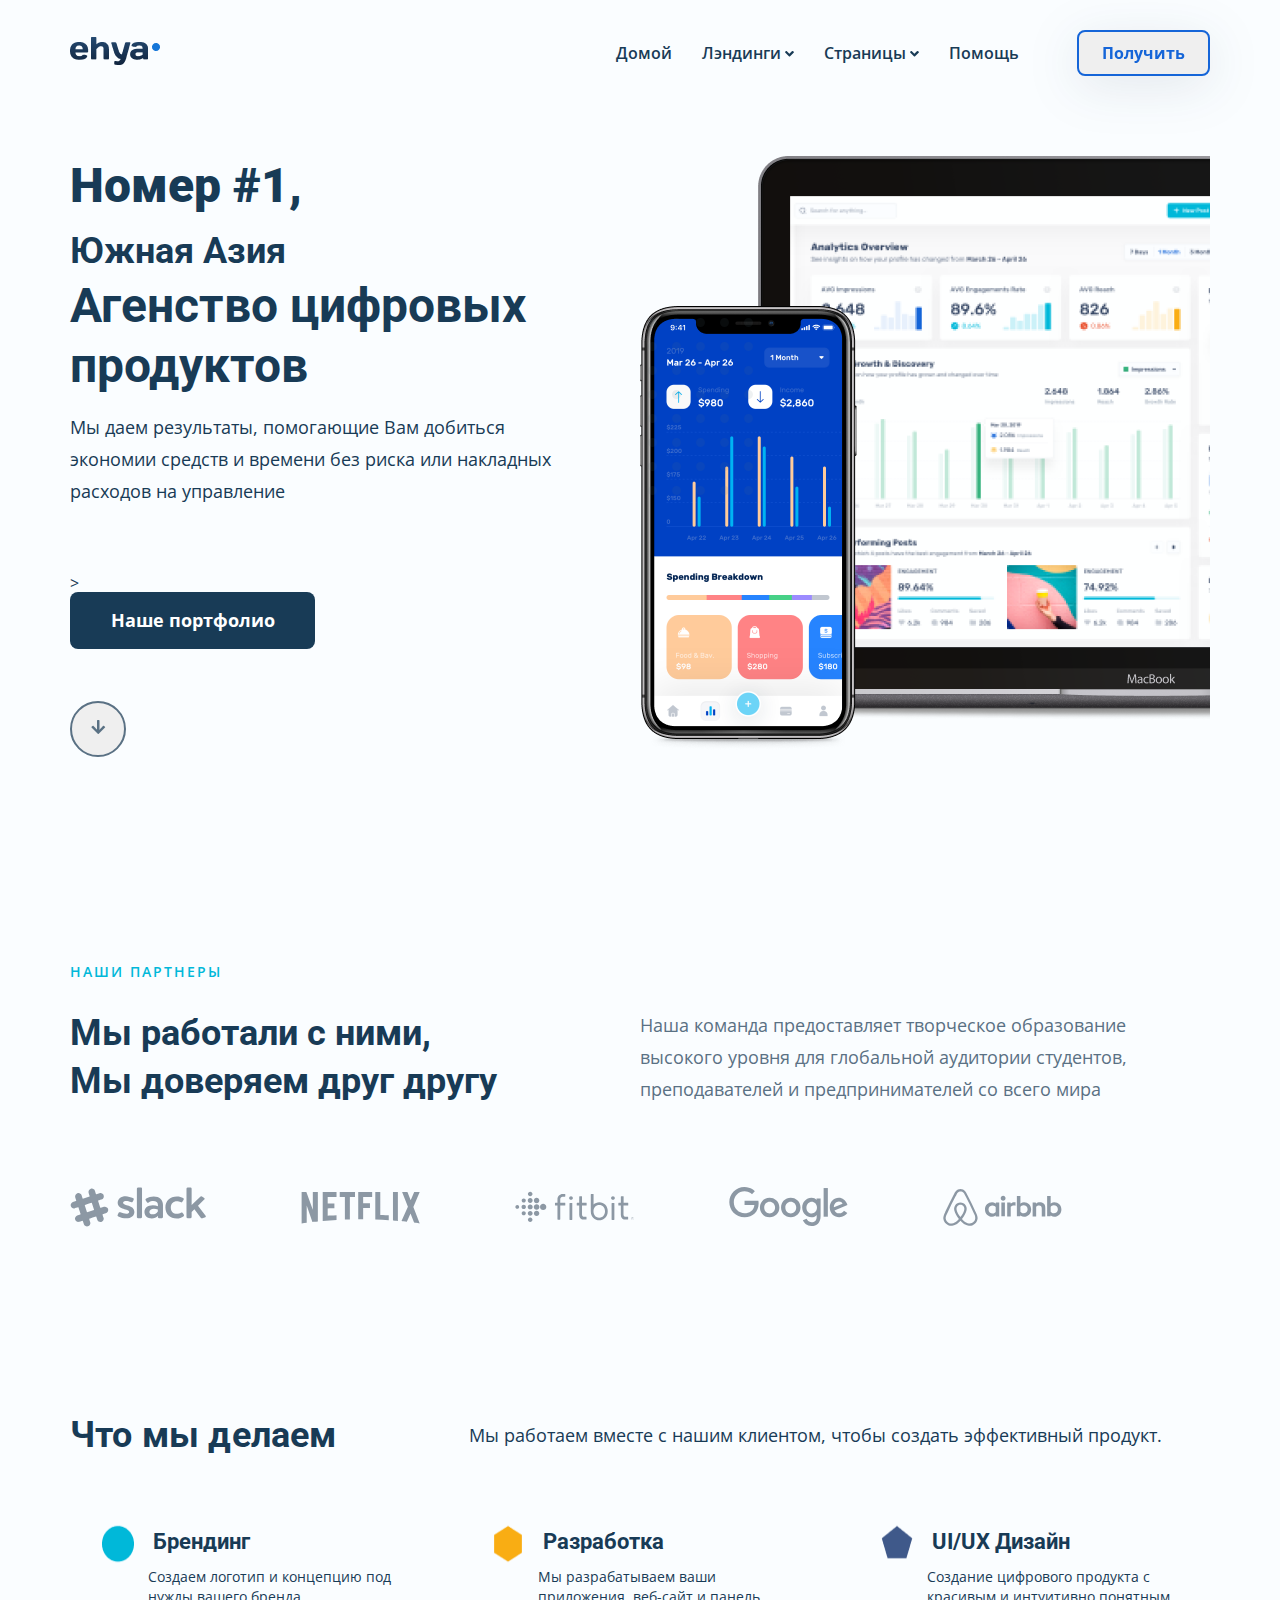
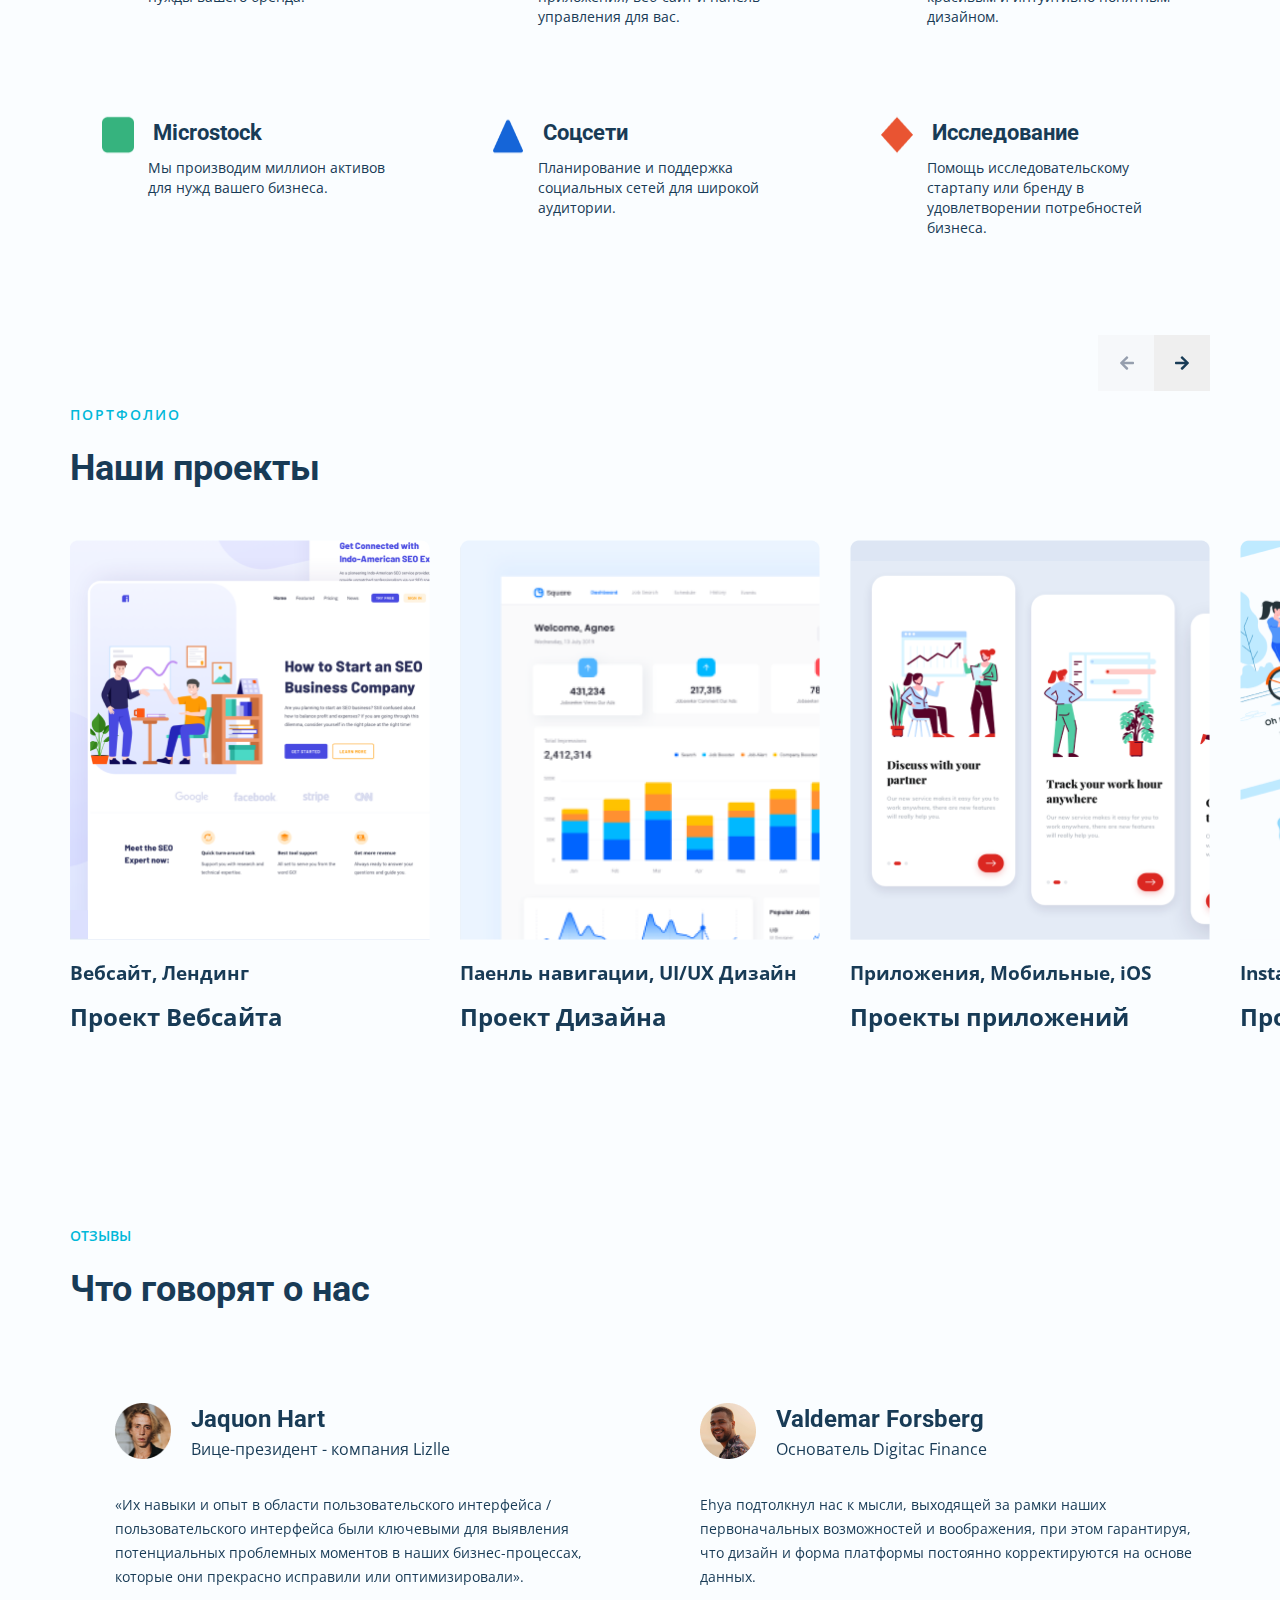
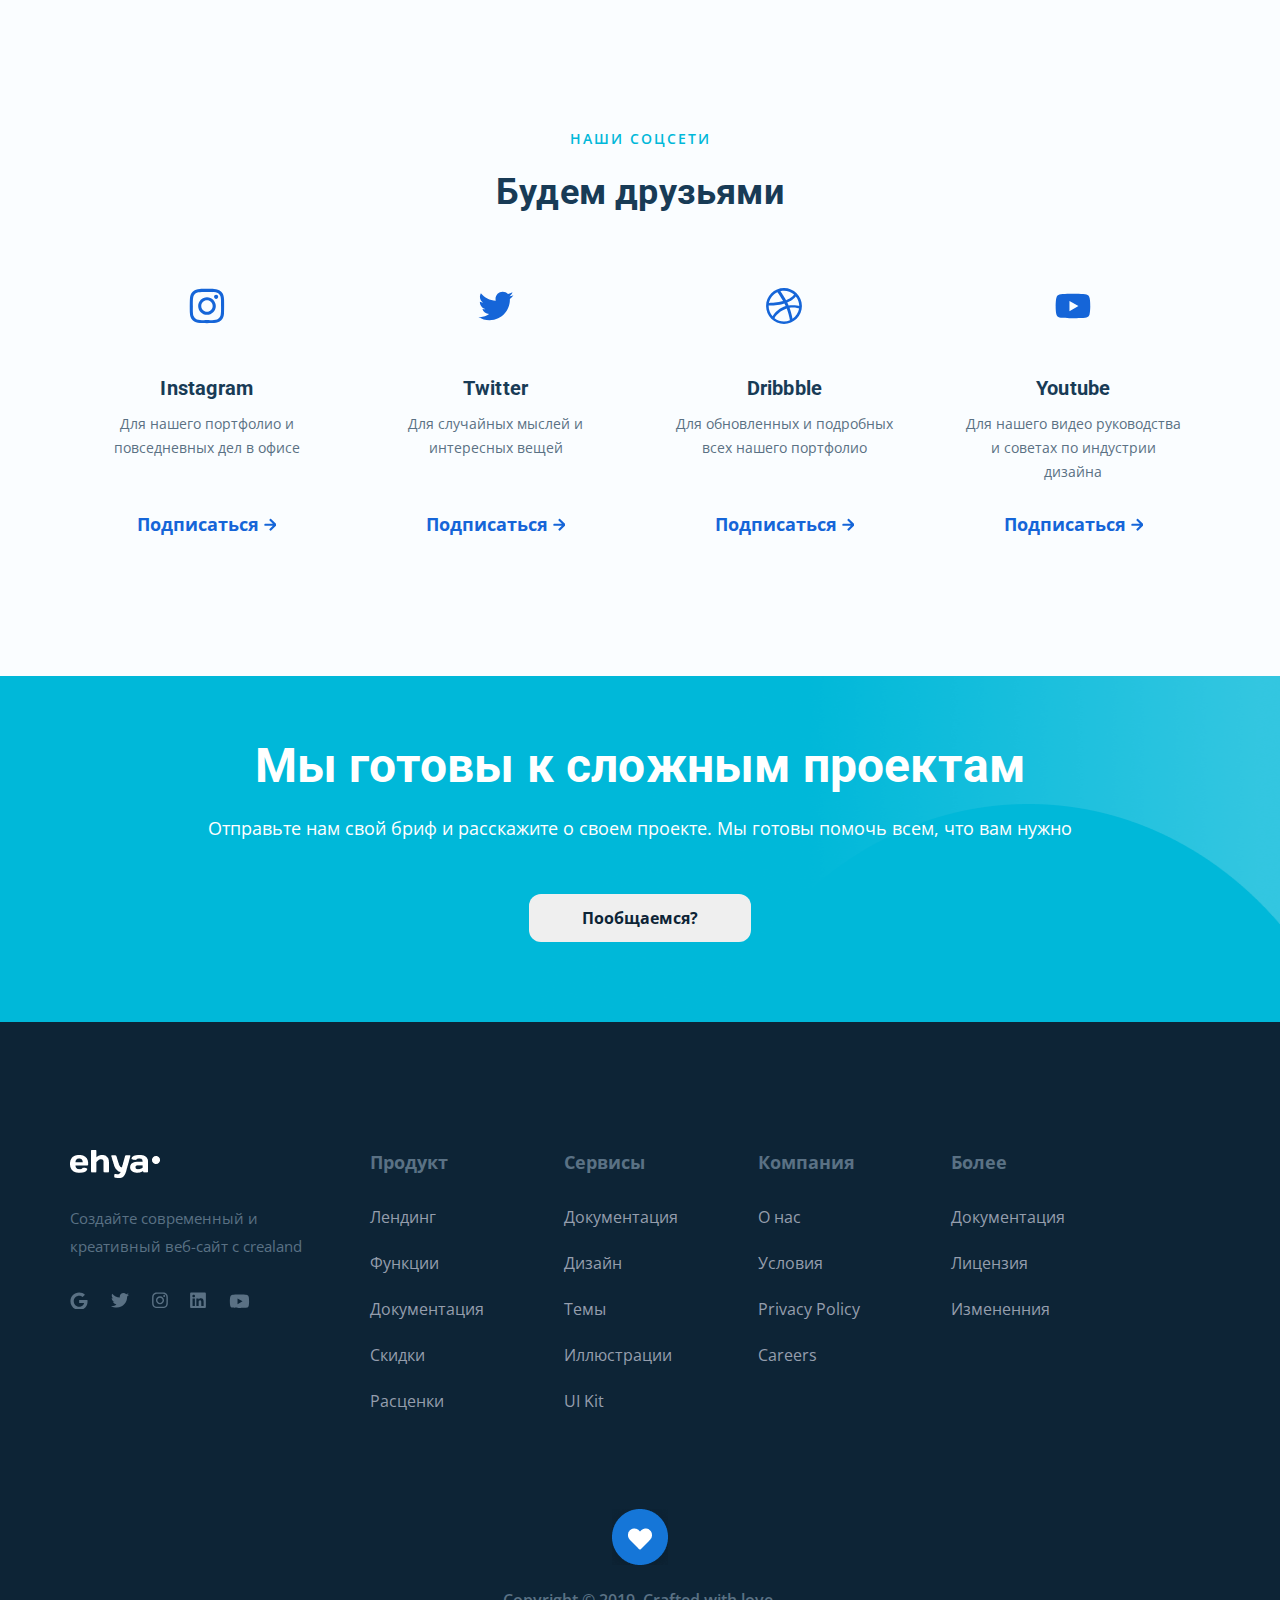
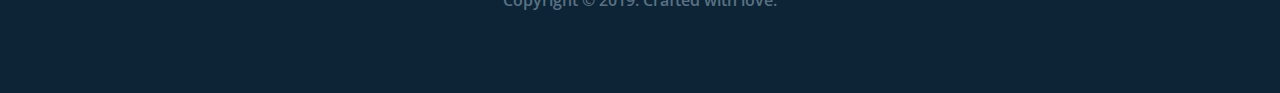
<file: index.html>
<!DOCTYPE html>
<html lang="ru">
  <head>
    <meta charset="UTF-8" />
    <meta http-equiv="X-UA-Compatible" content="IE=edge" />
    <meta name="viewport" content="width=device-width, initial-scale=1.0" />
    <title>Ehya</title>
    <link
      rel="shortcut icon"
      href="img/favicon/favicon.ico"
      type="image/x-icon"
    />
    <link rel="icon" href="img/favicon/favicon.ico" type="image/x-icon" />
    <link rel="preconnect" href="https://fonts.gstatic.com" />
    <link
      href="https://fonts.googleapis.com/css2?family=Open+Sans:wght@400;600;700&family=Roboto:wght@700&display=swap"
      rel="stylesheet"
    />
    <link rel="stylesheet" href="css/swiper-bundle.min.css" />
    <link rel="stylesheet" href="css/style.css" />
  </head>
  <body>
    <header class="header">
      <div class="container">
        <div class="header-wrapper">
          <a href="#" class="header-logo">
            <img src="img/Logo.png" alt="Logo: Ehya" class="header-logo__img" />
          </a>
          <ul class="header-menu header-menu-d767">
            <li class="header-menu__item">
              <a class="header-menu__link" href="#">Домой</a>
            </li>
            <li class="header-menu__item header-menu__item header-submenu-link">
              <a class="header-menu__link" href="#">Лэндинги</a>
              <a class="header-menu__link-arrow" href="#">
                <img
                  class="header-menu__item-arrow"
                  src="img/angle-down.png"
                  alt=""
                />
              </a>
              <ul class="header-submenu">
                <li class="header-submenu__item"><a href="">Заглушка</a></li>
                <li class="header-submenu__item"><a href="">Заглушка</a></li>
                <li class="header-submenu__item"><a href="">Заглушка</a></li>
              </ul>
            </li>
            <li class="header-menu__item header-menu__item header-submenu-link">
              <a class="header-menu__link" href="#">Страницы</a>
              <a class="header-menu__link-arrow" href="#">
                <img
                  class="header-menu__item-arrow"
                  src="img/angle-down.png"
                  alt=""
                />
              </a>
              <ul class="header-submenu">
                <li class="header-submenu__item"><a href="">Заглушка</a></li>
                <li class="header-submenu__item"><a href="">Заглушка</a></li>
                <li class="header-submenu__item"><a href="">Заглушка</a></li>
              </ul>
            </li>
            <li class="header-menu__item">
              <a class="header-menu__link" href="#">Помощь</a>
            </li>
          </ul>
          <button data-toggle="modal" class="header-button header-menu-d767">
            Получить
          </button>
          <button class="menu-button menu-button-m767">
            <span class="menu-button__line"></span>
            <span class="menu-button__line"></span>
            <span class="menu-button__line"></span>
          </button>
        </div>
        <!-- /.header-wrapp -->
        <div class="header-menu header-menu-d766">
          <ul class="header-menu">
            <li class="header-menu__item">
              <a class="header-menu__link" href="#">Домой</a>
            </li>
            <li class="header-menu__item header-menu__item header-submenu-link">
              <a class="header-menu__link" href="#">Лэндинги</a>
              <a class="header-menu__link-arrow" href="#">
                <img
                  class="header-menu__item-arrow"
                  src="img/angle-down.png"
                  alt=""
                />
              </a>
              <ul class="header-submenu">
                <li class="header-submenu__item"><a href="">Заглушка</a></li>
                <li class="header-submenu__item"><a href="">Заглушка</a></li>
                <li class="header-submenu__item"><a href="">Заглушка</a></li>
              </ul>
            </li>
            <li class="header-menu__item header-menu__item header-submenu-link">
              <a class="header-menu__link" href="#">Страницы</a>
              <a class="header-menu__link-arrow" href="#">
                <img
                  class="header-menu__item-arrow"
                  src="img/angle-down.png"
                  alt=""
                />
              </a>
              <ul class="header-submenu">
                <li class="header-submenu__item"><a href="">Заглушка</a></li>
                <li class="header-submenu__item"><a href="">Заглушка</a></li>
                <li class="header-submenu__item"><a href="">Заглушка</a></li>
              </ul>
            </li>
            <li class="header-menu__item">
              <a class="header-menu__link" href="#">Помощь</a>
            </li>
          </ul>
          <button data-toggle="modal" class="header-button">Получить</button>
        </div>
      </div>
      <!-- /.container -->
    </header>
    <div class="hero">
      <div class="container">
        <div class="hero-wrapper">
          <div class="hero-left">
            <h1 class="hero-left__title">
              <b>Номер #1,</b> <br />
              <span class="hero-left__title-asia">Южная Азия</span>
              Агенство цифровых продуктов
            </h1>
            <span class="hero-left__subtitle"
              >Мы даем результаты, помогающие Вам добиться экономии средств и
              времени без риска или накладных расходов на управление</span
            >
            ><button class="hero-left__button">Наше портфолио</button>

            <button class="hero-left__button-bottom">
              <img src="img/button-bottom.png" alt="" />
            </button>
          </div>
          <!-- /.hero-left -->
          <div class="hero-right">
            <img src="img/Pattern.svg" alt="" class="hero-right__img-patern" />
            <img src="img/iphone.png" alt="" class="hero-right__img-iphone" />
            <img src="img/Macbook.png" alt="" class="hero-right__img-macbook" />
          </div>
          <!-- /.hero-right -->
        </div>
        <!-- /.hero-wrapper -->
      </div>
      <!-- /.container -->
    </div>
    <!-- /.hero -->
    <div class="partner">
      <a name="partner"></a>
      <div class="container">
        <div class="partner-wrapper">
          <h3 class="partner-wrapper__subtitle">Наши партнеры</h3>
          <h2 class="partner-wrapper__title">
            Мы работали с ними,<br />
            Мы доверяем друг другу
          </h2>
          <span class="partner-wrapper__text"
            >Наша команда предоставляет творческое образование высокого уровня
            для глобальной аудитории студентов, преподавателей и
            предпринимателей со всего мира</span
          >
          <div class="partner-wrapper__partner">
            <a
              class="partner-wrapper__partner-item"
              href="https://slack.com/intl/en-ru/"
            >
              <img
                src="img/slack.svg"
                alt=""
                class="partner-wrapper__partner-img"
              />
            </a>
            <a
              class="partner-wrapper__partner-item"
              href="https://www.netflix.com/"
            >
              <img
                src="img/netflix.svg"
                alt=""
                class="partner-wrapper__partner-img"
              />
            </a>
            <a
              class="partner-wrapper__partner-item"
              href="https://www.fitbit.com/"
            >
              <img
                src="img/fitbit.svg"
                alt=""
                class="partner-wrapper__partner-img"
              />
            </a>
            <a
              class="partner-wrapper__partner-item"
              href="https://www.google.com/"
            >
              <img
                src="img/google.svg"
                alt=""
                class="partner-wrapper__partner-img"
              />
            </a>
            <a
              class="partner-wrapper__partner-item d-mobile"
              href="https://www.airbnb.ru/"
            >
              <img
                src="img/airbnb.svg"
                alt=""
                class="partner-wrapper__partner-img"
              />
            </a>
          </div>
          <!-- /.partner-wrapper__partner -->
        </div>
        <!-- /.partner-wrapper -->
      </div>
      <!-- /.container -->
    </div>
    <!-- /.partner -->
    <div class="job">
      <div class="container">
        <div class="job-wrapper">
          <h2 class="job-wrapper__title">Что мы делаем</h2>
          <span class="job-wrapper__subtitle"
            >Мы работаем вместе с нашим клиентом, чтобы создать эффективный
            продукт.</span
          >
          <div class="job-wrapper__wrap">
            <div class="job-wrapper__card">
              <img
                src="img/job-blok/Icon_Shape.png"
                alt=""
                class="job-wrapper__card-img"
              />
              <h3 class="job-wrapper__card-title">Брендинг</h3>
              <span class="job-wrapper__card-text"
                >Создаем логотип и концепцию под нужды вашего бренда.</span
              >
            </div>
            <!-- /.job-wrapper__card -->
            <div class="job-wrapper__card">
              <img
                src="img/job-blok/Icon_Shape2.png"
                alt=""
                class="job-wrapper__card-img"
              />
              <h3 class="job-wrapper__card-title">Разработка</h3>
              <span class="job-wrapper__card-text"
                >Мы разрабатываем ваши приложения, веб-сайт и панель управления
                для вас.</span
              >
            </div>
            <!-- /.job-wrapper__card -->
            <div class="job-wrapper__card">
              <img
                src="img/job-blok/Icon_Workflow3.png"
                alt=""
                class="job-wrapper__card-img"
              />
              <h3 class="job-wrapper__card-title">UI/UX Дизайн</h3>
              <span class="job-wrapper__card-text"
                >Создание цифрового продукта с красивым и интуитивно понятным
                дизайном.</span
              >
            </div>
            <!-- /.job-wrapper__card -->
            <div class="job-wrapper__card">
              <img
                src="img/job-blok/Icon_Opened_File4.png"
                alt=""
                class="job-wrapper__card-img"
              />
              <h3 class="job-wrapper__card-title">Microstock</h3>
              <span class="job-wrapper__card-text"
                >Мы производим миллион активов для нужд вашего бизнеса.</span
              >
            </div>
            <!-- /.job-wrapper__card -->
            <div class="job-wrapper__card">
              <img
                src="img/job-blok/Icon_Shape4.png"
                alt=""
                class="job-wrapper__card-img"
              />
              <h3 class="job-wrapper__card-title">Соцсети</h3>
              <span class="job-wrapper__card-text"
                >Планирование и поддержка социальных сетей для широкой
                аудитории.</span
              >
            </div>
            <!-- /.job-wrapper__card -->
            <div class="job-wrapper__card">
              <img
                src="img/job-blok/Icon_Shape5.png"
                alt=""
                class="job-wrapper__card-img"
              />
              <h3 class="job-wrapper__card-title">Исследование</h3>
              <span class="job-wrapper__card-text"
                >Помощь исследовательскому стартапу или бренду в удовлетворении
                потребностей бизнеса.</span
              >
            </div>
            <!-- /.job-wrapper__card -->
          </div>
          <!-- /.job-wrapper__wrap -->
        </div>
        <!-- /.job-wrapper -->
      </div>
      <!-- /.container -->
    </div>
    <!-- /.job -->
    <div class="portfolio">
      <a name="portfolio"></a>
      <div class="container">
        <div class="portfolio-wrapper">
          <h3 class="portfolio-subtitle">портфолио</h3>
          <h2 class="portfolio-title">Наши проекты</h2>
          <button class="portfolio-slider-button-prev"></button>
          <button class="portfolio-slider-button-next"></button>
        </div>
        <div class="slider">
          <!-- Slider main container -->
          <div class="swiper-container portfolio-swiper-container">
            <!-- Additional required wrapper -->
            <div class="swiper-wrapper">
              <!-- Slides -->
              <div class="swiper-slide">
                <div class="swiper-card">
                  <img
                    src="img/portfolio/slide1.png"
                    alt=""
                    class="swiper-card__img"
                  />
                  <h3 class="swiper-card__subtitle">Вебсайт, Лендинг</h3>
                  <h2 class="swiper-card__title">Проект Вебсайта</h2>
                </div>
              </div>
              <div class="swiper-slide">
                <div class="swiper-card">
                  <img
                    src="img/portfolio/slide2.png"
                    alt=""
                    class="swiper-card__img"
                  />
                  <h3 class="swiper-card__subtitle">
                    Паенль навигации, UI/UX Дизайн
                  </h3>
                  <h2 class="swiper-card__title">Проект Дизайна</h2>
                </div>
              </div>
              <div class="swiper-slide">
                <div class="swiper-card">
                  <img
                    src="img/portfolio/slide3.png"
                    alt=""
                    class="swiper-card__img"
                  />
                  <h3 class="swiper-card__subtitle">
                    Приложения, Мобильные, iOS
                  </h3>
                  <h2 class="swiper-card__title">Проекты приложений</h2>
                </div>
              </div>
              <div class="swiper-slide">
                <div class="swiper-card">
                  <img
                    src="img/portfolio/slide4.png"
                    alt=""
                    class="swiper-card__img"
                  />
                  <h3 class="swiper-card__subtitle">Instagram</h3>
                  <h2 class="swiper-card__title">Проект Иллюстраций</h2>
                </div>
              </div>
            </div>
          </div>
        </div>
        <!-- /.slider -->
      </div>
      <!-- /.container -->
    </div>
    <!-- /.portfolio -->
    <div class="feedback">
      <div class="container">
        <div class="feedback-footer">
          <h3 class="feedback-footer__subtitle">Отзывы</h3>
          <h2 class="feedback-footer__title">Что говорят о нас</h2>
          <div
            class="feedback-footer__button feedback-slider-button-next"
          ></div>
        </div>
        <!-- /.feedback-footer -->

        <!-- Slider main container -->
        <div class="swiper-container feedback-swiper-container">
          <!-- Additional required wrapper -->
          <div class="swiper-wrapper">
            <!-- Slides -->
            <div class="swiper-slide feedback-swiper-slide">
              <div class="feedback-swiper-slide-wrap">
                <img
                  src="img/feedback/Photo1.png"
                  alt=""
                  class="feedback-swiper-slide__img"
                />
                <h2 class="feedback-swiper-slide__title">Jaquon Hart</h2>
                <h3 class="feedback-swiper-slide__subtitle">
                  Вице-президент - компания Lizlle
                </h3>
              </div>
              <span class="feedback-swiper-slide__text"
                >«Их навыки и опыт в области пользовательского интерфейса /
                пользовательского интерфейса были ключевыми для выявления
                потенциальных проблемных моментов в наших бизнес-процессах,
                которые они прекрасно исправили или оптимизировали».</span
              >
            </div>

            <div class="swiper-slide feedback-swiper-slide">
              <div class="feedback-swiper-slide-wrap">
                <img
                  src="img/feedback/Photo2.png"
                  alt=""
                  class="feedback-swiper-slide__img"
                />
                <h2 class="feedback-swiper-slide__title">Valdemar Forsberg</h2>
                <h3 class="feedback-swiper-slide__subtitle">
                  Основатель Digitac Finance
                </h3>
              </div>
              <span class="feedback-swiper-slide__text"
                >Ehya подтолкнул нас к мысли, выходящей за рамки наших
                первоначальных возможностей и воображения, при этом гарантируя,
                что дизайн и форма платформы постоянно корректируются на основе
                данных.</span
              >
            </div>
          </div>

          <!-- If we need navigation buttons -->
          <div
            class="feedback-slider-button-next feedback-slider-button-next-dn"
          ></div>
        </div>
      </div>
      <!-- /.container -->
    </div>
    <!-- /.feedback -->
    <div class="social-media">
      <div class="container">
        <div class="social-media-wrap">
          <h3 class="social-media__subtitle">Наши соцсети</h3>
          <h2 class="social-media__title">Будем друзьями</h2>
          <div class="social-media__card">
            <img
              src="img/social-media/instagram.svg"
              alt=""
              class="social-media__card-img"
            />
            <h2 class="social-media__card-title">Instagram</h2>
            <span class="social-media__card-text"
              >Для нашего портфолио и повседневных дел в офисе</span
            >
            <a href="" class="social-media__card-link">Подписаться</a>
          </div>
          <!-- /.social-media__card -->
          <div class="social-media__card">
            <img
              src="img/social-media/twitter.svg"
              alt=""
              class="social-media__card-img"
            />
            <h2 class="social-media__card-title">Twitter</h2>
            <span class="social-media__card-text"
              >Для случайных мыслей и интересных вещей</span
            >
            <a href="" class="social-media__card-link">Подписаться</a>
          </div>
          <!-- /.social-media__card -->
          <div class="social-media__card">
            <img
              src="img/social-media/dribbble.svg"
              alt=""
              class="social-media__card-img"
            />
            <h2 class="social-media__card-title">Dribbble</h2>
            <span class="social-media__card-text"
              >Для обновленных и подробных всех нашего портфолио</span
            >
            <a href="" class="social-media__card-link">Подписаться</a>
          </div>
          <!-- /.social-media__card -->
          <div class="social-media__card">
            <img
              src="img/social-media/youtube.svg"
              alt=""
              class="social-media__card-img"
            />
            <h2 class="social-media__card-title">Youtube</h2>
            <span class="social-media__card-text"
              >Для нашего видео руководства и советах по индустрии дизайна</span
            >
            <a href="" class="social-media__card-link">Подписаться</a>
          </div>
          <!-- /.social-media__card -->
        </div>
        <!-- /.social-media-wrap -->
      </div>
      <!-- /.container -->
    </div>
    <!-- /.social-media -->
    <div class="cta">
      <div class="container">
        <div class="cta-wrap">
          <h2 class="cta-title">Мы готовы к сложным проектам</h2>
          <h3 class="cta-subtitle">
            Отправьте нам свой бриф и расскажите о своем проекте. Мы готовы
            помочь всем, что вам нужно
          </h3>
          <button data-toggle="modal" class="cta-button">Пообщаемся?</button>
        </div>
        <!-- /.cta-wrap -->
      </div>
      <!-- /.container -->
    </div>
    <!-- /.cta -->
    <footer class="footer">
      <div class="container">
        <div class="footer-wrap">
          <div class="footer-blok-first">
            <a href="" class="footer-blok-first__link">
              <img
                src="img/footer/Logo.png"
                alt=""
                class="footer-blok__link-img"
              />
            </a>
            <span class="footer-blok-first__text"
              >Создайте современный и креативный веб-сайт с crealand</span
            >
            <div class="footer-blok-first__wrap">
              <a href="" class="footer-blok__wrap-link">
                <img
                  src="img/footer/google.svg"
                  alt=""
                  class="footer-blok-first__wrap-link-img"
                />
              </a>
              <a href="" class="footer-blok-first__wrap-link">
                <img
                  src="img/footer/twitter.svg"
                  alt=""
                  class="footer-blok-first__wrap-link-img"
                />
              </a>
              <a href="" class="footer-blok-first__wrap-link">
                <img
                  src="img/footer/instagram.svg"
                  alt=""
                  class="footer-blok-first__wrap-link-img"
                />
              </a>
              <a href="" class="footer-blok-first__wrap-link">
                <img
                  src="img/footer/linkedin.svg"
                  alt=""
                  class="footer-blok-first__wrap-link-img"
                />
              </a>
              <a href="" class="footer-blok-first__wrap-link">
                <img
                  src="img/footer/youtube.svg"
                  alt=""
                  class="footer-blok-first__wrap-link-img"
                />
              </a>
            </div>
            <!-- /.footer-blok__wrap -->
          </div>
          <!-- /.footer-blok -->
          <div class="footer-blok">
            <h2 class="footer-blok__title">Продукт</h2>
            <ul class="footer-blok__nav">
              <li class="footer-blok__nav-item">
                <a class="footer-blok__nav-item__link" href="">Лендинг</a>
              </li>
              <li class="footer-blok__nav-item">
                <a class="footer-blok__nav-item__link" href="">Функции</a>
              </li>
              <li class="footer-blok__nav-item">
                <a class="footer-blok__nav-item__link" href="">Документация</a>
              </li>
              <li class="footer-blok__nav-item">
                <a class="footer-blok__nav-item__link" href="">Скидки</a>
              </li>
              <li class="footer-blok__nav-item">
                <a class="footer-blok__nav-item__link" href="">Расценки</a>
              </li>
            </ul>
          </div>
          <!-- /.footer-blok- -->
          <div class="footer-blok">
            <h2 class="footer-blok__title">Сервисы</h2>
            <ul class="footer-blok__nav">
              <li class="footer-blok__nav-item">
                <a class="footer-blok__nav-item__link" href="">Документация</a>
              </li>
              <li class="footer-blok__nav-item">
                <a class="footer-blok__nav-item__link" href="">Дизайн</a>
              </li>
              <li class="footer-blok__nav-item">
                <a class="footer-blok__nav-item__link" href="">Темы</a>
              </li>
              <li class="footer-blok__nav-item">
                <a class="footer-blok__nav-item__link" href="">Иллюстрации</a>
              </li>
              <li class="footer-blok__nav-item">
                <a class="footer-blok__nav-item__link" href="">UI Kit</a>
              </li>
            </ul>
          </div>
          <!-- /.footer-blok -->
          <div class="footer-blok">
            <h2 class="footer-blok__title">Компания</h2>
            <ul class="footer-blok__nav">
              <li class="footer-blok__nav-item">
                <a class="footer-blok__nav-item__link" href="">О нас</a>
              </li>
              <li class="footer-blok__nav-item">
                <a class="footer-blok__nav-item__link" href="">Условия</a>
              </li>
              <li class="footer-blok__nav-item">
                <a class="footer-blok__nav-item__link" href=""
                  >Privacy Policy</a
                >
              </li>
              <li class="footer-blok__nav-item">
                <a class="footer-blok__nav-item__link" href="">Careers</a>
              </li>
            </ul>
          </div>
          <!-- /.footer-blok -->
          <div class="footer-blok">
            <h2 class="footer-blok__title">Более</h2>
            <ul class="footer-blok__nav">
              <li class="footer-blok__nav-item">
                <a class="footer-blok__nav-item__link" href="">Документация</a>
              </li>
              <li class="footer-blok__nav-item">
                <a class="footer-blok__nav-item__link" href="">Лицензия</a>
              </li>
              <li class="footer-blok__nav-item">
                <a class="footer-blok__nav-item__link" href="">Измененния</a>
              </li>
            </ul>
          </div>
          <!-- /.footer-blok -->
          <div class="footer-like">
            <img src="img/footer/Heart.png" alt="" class="footer-like__img" />
            <span class="footer-like__text"
              >Copyright © 2019. Crafted with love.</span
            >
          </div>
          <!-- /.footer-like -->
        </div>
      </div>
      <!-- /.container -->
    </footer>
    <div class="modal">
      <div class="modal__overlay"></div>
      <!-- /.modal__overlay -->
      <div class="modal__dialog">
        <a href="#" class="modal__close">
          <img src="img/modal/close.svg" alt="icon: close" />
        </a>
        <h3 class="modal__title modal__title--mb-3">Оставьте всое сообщение</h3>
        <form action="send.php" method="POST" class="form-validate modal__form">
          <input
            type="text"
            class="input modal__input"
            placeholder="Введите имя"
            name="name"
            required
            minlength="2"
          />
          <input
            type="tel"
            class="input modal__input phone"
            placeholder="Введите номер телефона"
            name="phone"
            required
            minlength="18"
          />
          <input
            type="email"
            class="input modal__input"
            placeholder="Email"
            name="email"
            required
          />
          <textarea
            class="message modal__message"
            cols="30"
            rows="10"
            placeholder="Сообщение"
            name="message"
          ></textarea>
          <div class="modal__wrapper">
            <button class="button modal__button" type="submit">
              Отправить
            </button>
          </div>
          <!-- /.modal__wrapper -->
        </form>
      </div>
      <!-- /.modal__dialog -->
    </div>
    <!-- /.modal -->
    <script src="js/jquery-3.6.0.min.js"></script>
    <script src="https://unpkg.com/swiper/swiper-bundle.min.js"></script>
    <script src="js/main.js"></script>
  </body>
</html>
</file>
<file: css/style.css>
/*! normalize.css v8.0.1 | MIT License | github.com/necolas/normalize.css */html{line-height:1.15;-webkit-text-size-adjust:100%}body{margin:0}main{display:block}h1{font-size:2em;margin:0.67em 0}hr{box-sizing:content-box;height:0;overflow:visible}pre{font-family:monospace, monospace;font-size:1em}a{background-color:transparent}abbr[title]{border-bottom:none;text-decoration:underline;text-decoration:underline dotted}b,strong{font-weight:bolder}code,kbd,samp{font-family:monospace, monospace;font-size:1em}small{font-size:80%}sub,sup{font-size:75%;line-height:0;position:relative;vertical-align:baseline}sub{bottom:-0.25em}sup{top:-0.5em}img{border-style:none}button,input,optgroup,select,textarea{font-family:inherit;font-size:100%;line-height:1.15;margin:0}button,input{overflow:visible}button,select{text-transform:none}button,[type="button"],[type="reset"],[type="submit"]{-webkit-appearance:button}button::-moz-focus-inner,[type="button"]::-moz-focus-inner,[type="reset"]::-moz-focus-inner,[type="submit"]::-moz-focus-inner{border-style:none;padding:0}button:-moz-focusring,[type="button"]:-moz-focusring,[type="reset"]:-moz-focusring,[type="submit"]:-moz-focusring{outline:1px dotted ButtonText}fieldset{padding:0.35em 0.75em 0.625em}legend{box-sizing:border-box;color:inherit;display:table;max-width:100%;padding:0;white-space:normal}progress{vertical-align:baseline}textarea{overflow:auto}[type="checkbox"],[type="radio"]{box-sizing:border-box;padding:0}[type="number"]::-webkit-inner-spin-button,[type="number"]::-webkit-outer-spin-button{height:auto}[type="search"]{-webkit-appearance:textfield;outline-offset:-2px}[type="search"]::-webkit-search-decoration{-webkit-appearance:none}::-webkit-file-upload-button{-webkit-appearance:button;font:inherit}details{display:block}summary{display:list-item}template{display:none}[hidden]{display:none}*{box-sizing:border-box}body{font-family:'Open Sans', sans-serif;color:#183B56;background-color:#FAFDFF}.container{max-width:1140px;margin:auto}a{text-decoration:none;color:#183B56}button{cursor:pointer}html,body{max-width:100%;overflow-x:hidden}.header-wrapper{padding:26px 0;display:flex;justify-content:space-between;align-items:center}.header-menu{list-style-type:none;display:flex;align-items:center;justify-content:space-between;margin-left:34%}.header-menu__item{padding:0;margin-right:30px}.header-menu__item-arrow{margin-bottom:2px}.header-menu-visible{flex-direction:column;justify-content:center;align-items:center;width:100%}.header-menu-d766{display:none}.header-menu__link{font-style:normal;font-weight:600;font-size:16px;line-height:22px;text-align:center}.header-submenu{position:absolute;display:none;list-style-type:none;padding-left:0}.header-submenu__item{margin-top:10px}.header-submenu-link:hover .header-submenu{display:block}.header-button{filter:drop-shadow(0px 10px 25px rgba(21,37,72,0.1));padding:10px 23px;border-radius:8px;border:2px solid #1565D8;cursor:pointer;color:#1565D8;font-style:normal;font-weight:bold;font-size:16px;line-height:22px}.menu-button__line{width:16px;height:1px;background-color:#333333}.menu-button-m767{display:none}.hero-wrapper{padding:50px 0 101px;display:flex}.hero-left{flex-basis:50%;display:flex;flex-direction:column}.hero-left__text{font-family:Roboto;font-style:normal;font-weight:bold;font-size:48px;line-height:60px}.hero-left__title{margin:0;margin-bottom:15px;font-family:Roboto;font-style:normal;font-weight:bold;font-size:48px;line-height:60px}.hero-left__title-asia{margin-top:5px;margin-bottom:-5px;display:block;font-family:Roboto;font-style:normal;font-weight:bold;font-size:36px;line-height:60px}.hero-left__subtitle{max-width:520px;display:block;margin-bottom:67px;font-style:normal;font-weight:normal;font-size:18px;line-height:32px}.hero-left__button{width:43%;padding:16px 24px;margin-bottom:52px;background:#183B56;color:#ffffff;border:none;border-radius:8px;font-weight:bold;font-size:18px;line-height:25px;text-align:center}.hero-left__button-bottom{width:56px;height:56px;border:2px solid #5A7184;border-radius:50%}.hero-right{flex-basis:50%;position:relative;overflow:hidden}.hero-right__img-patern{position:absolute;top:162px;left:-40px;z-index:3}.hero-right__img-iphone{position:absolute;top:150px;z-index:2}.hero-right__img-macbook{overflow:hidden;top:0;left:30px;position:absolute}.partner-wrapper{padding:90px 0;display:flex;flex-wrap:wrap}.partner-wrapper__subtitle{margin-bottom:28px;flex-basis:100%;font-style:normal;font-weight:600;font-size:14px;line-height:19px;letter-spacing:2px;text-transform:uppercase;color:#00B8D9}.partner-wrapper__title{margin:0;margin-bottom:82px;flex-basis:50%;font-family:Roboto;font-style:normal;font-weight:bold;font-size:36px;line-height:48px}.partner-wrapper__text{flex-basis:50%;font-style:normal;font-weight:normal;font-size:18px;line-height:32px;color:#5A7184}.partner-wrapper__partner{display:flex;flex-basis:87%;justify-content:space-between;align-items:center}.job-wrapper{padding:90px 0 57px;display:flex;flex-wrap:wrap;align-items:center}.job-wrapper__title{margin:0;margin-bottom:37px;flex-basis:35%;font-family:Roboto;font-style:normal;font-weight:bold;font-size:36px;line-height:48px;letter-spacing:0.2px}.job-wrapper__subtitle{margin-bottom:37px;flex-basis:65%;font-style:normal;font-weight:normal;font-size:18px;line-height:32px}.job-wrapper__card{padding:20px 28px;max-width:361px;min-height:165px;margin-bottom:20px;display:flex;flex-wrap:wrap;align-items:center}.job-wrapper__card-img{width:40px;height:46px;margin-top:5px;margin-right:15px}.job-wrapper__card-title{margin:0;font-family:Roboto;font-style:normal;font-weight:bold;font-size:22px;line-height:33px}.job-wrapper__card-text{display:block;max-width:80%;margin-left:50px;font-style:normal;font-weight:normal;font-size:14px;line-height:20px;text-align:start;min-height:80px}.job-wrapper__wrap{display:flex;flex-wrap:wrap;justify-content:space-between}.portfolio{padding-bottom:175px}.portfolio-wrapper{position:relative;padding-top:70px}.portfolio-subtitle{margin:0;margin-bottom:20px;font-style:normal;font-weight:600;font-size:14px;line-height:19px;letter-spacing:2px;text-transform:uppercase;color:#00B8D9}.portfolio-title{margin:0;margin-bottom:48px;font-family:Roboto;font-style:normal;font-weight:bold;font-size:36px;line-height:48px}.portfolio-slider-button-prev{background-image:url(../img/portfolio/arrow-left.svg);width:56px;height:56px;border:none;background-repeat:no-repeat;background-position:center;position:absolute;top:0;right:56px}.portfolio-slider-button-next{background-image:url(../img/portfolio/arrow-right.svg);width:56px;height:56px;border:none;background-repeat:no-repeat;background-position:center;position:absolute;top:0;right:0}.swiper-container{overflow:visible}.swiper-wrapper{position:relative}.swiper-card__img{width:360px;height:400px}.feedback{padding-bottom:140px}.feedback-footer{position:relative}.feedback-footer__subtitle{margin:0;margin-bottom:20px;font-style:normal;font-weight:600;font-size:14px;line-height:19px;color:#00B8D9;text-transform:uppercase}.feedback-footer__title{margin:0;margin-bottom:90px;font-family:Roboto;font-style:normal;font-weight:bold;font-size:36px;line-height:48px}.feedback-footer__button{display:none}.feedback-swiper-container{overflow:hidden}.feedback-swiper-slide{padding-left:45px}.feedback-swiper-slide-wrap{margin-bottom:30px;display:flex;flex-wrap:wrap}.feedback-swiper-slide__img{margin-right:20px;width:56px;height:56px}.feedback-swiper-slide__title{margin:0;margin-bottom:5px;height:32px;width:80%;font-family:Roboto;font-style:normal;font-weight:bold;font-size:24px;line-height:32px}.feedback-swiper-slide__subtitle{margin:0;margin-top:-24px;margin-left:76px;font-style:normal;font-weight:normal;font-size:16px;line-height:28px}.feedback-swiper-slide__text{display:block;max-height:120px;overflow:scroll;font-style:normal;font-weight:normal;font-size:14px;line-height:24px}.feedback-swiper-slide__text::-webkit-scrollbar{width:0}.feedback-slider-button-next{background-image:url(../img/feedback/arrow-next.svg);width:56px;height:56px;border:none;background-repeat:no-repeat;background-position:center;position:absolute;z-index:99;top:50%;right:-20px;transform:translateY(-50%);cursor:pointer}.social-media-wrap{margin-bottom:120px;display:flex;flex-wrap:wrap;align-items:center;justify-content:space-between;text-align:center}.social-media__subtitle{margin:0;margin-bottom:20px;width:100%;font-style:normal;font-weight:600;font-size:14px;line-height:19px;text-align:center;letter-spacing:2px;text-transform:uppercase;color:#00B8D9}.social-media__title{margin:0;margin-bottom:40px;width:100%;font-family:Roboto;font-style:normal;font-weight:bold;font-size:36px;line-height:48px;text-align:center;letter-spacing:0.2px}.social-media__card{min-height:300px;flex-basis:24%;display:flex;align-items:center;flex-direction:column}.social-media__card-img{width:100px;height:100px;padding:32px;margin-bottom:20px}.social-media__card-title{margin:0;margin-bottom:12px;font-family:Roboto;font-style:normal;font-weight:bold;font-size:20px;line-height:24px;text-align:center;letter-spacing:0.2px}.social-media__card-text{display:block;width:80%;height:100px;display:block;margin:0;font-style:normal;font-weight:normal;font-size:14px;line-height:24px;text-align:center;color:#5A7184}.social-media__card-link{display:block;width:60%;margin:0 auto;font-style:normal;font-weight:bold;font-size:18px;line-height:25px;text-align:center;color:#1565D8}.social-media__card-link::after{content:url(../img/social-media/arrow.svg);margin-left:5px}.cta{padding:60px 0 80px;background-image:url(../img/cta/cta-bcg.png);background-repeat:no-repeat;background-size:100% 100%}.cta-wrap{display:flex;align-items:center;justify-content:center;flex-wrap:wrap}.cta-title{margin:0;margin-bottom:16px;flex-basis:100%;font-family:Roboto;font-style:normal;font-weight:bold;font-size:48px;line-height:60px;text-align:center;letter-spacing:0.2px;color:#FFFFFF}.cta-subtitle{margin:0;margin-bottom:50px;flex-basis:100%;font-style:normal;font-weight:normal;font-size:18px;line-height:32px;text-align:center;color:#FFFFFF}.cta-button{padding:13px 53px;border:none;border-radius:12px;font-style:normal;font-weight:bold;font-size:16px;line-height:22px;text-align:center;color:#0D2436}.footer{background-color:#0D2436}.footer-wrap{padding-top:128px;display:flex;flex-wrap:wrap}.footer-blok{display:flex;flex-wrap:wrap;flex-direction:column;flex-basis:17%}.footer-blok-first{width:300px}.footer-blok-first__link{display:block;margin-bottom:26px;width:90px;height:28px}.footer-blok-first__text{display:block;max-width:240px;margin-bottom:32px;font-style:normal;font-weight:normal;font-size:15px;line-height:28px;color:#5A7184}.footer-blok-first__wrap{width:60%;display:flex;align-items:center;justify-content:space-between}.footer-blok__title{margin:0;margin-bottom:31px;font-style:normal;font-weight:bold;font-size:18px;line-height:25px;color:#5A7184}.footer-blok__nav{list-style-type:none;padding-left:0;margin:0}.footer-blok__nav-item{margin-bottom:24px}.footer-blok__nav-item__link{font-style:normal;font-weight:normal;font-size:16px;line-height:22px;color:#959EAD}.footer-like{margin-top:73px;margin-bottom:82px;flex-basis:100%;display:flex;align-items:center;justify-content:center;flex-direction:column}.footer-like__img{width:56px;height:56px;margin-bottom:24px}.footer-like__text{font-style:normal;font-weight:600;font-size:16px;line-height:22px;text-align:center;color:#5A7184}.modal__overlay{position:fixed;left:0;top:0;right:0;bottom:0;background-color:rgba(0,143,223,0.39);z-index:100;visibility:hidden;opacity:0;transition:opacity 0.2s}.modal__overlay--visible{visibility:visible;opacity:1}.modal__dialog{display:inline-block;position:fixed;top:50%;left:50%;max-width:478px;height:96vh;max-height:650px;padding:33px 88px;background-color:#0A223D;transform:translate(-50%, -50%);color:#ffffff;border-radius:8px;z-index:101;visibility:hidden;opacity:0;transition:opacity 0.2s}.modal__dialog--visible{visibility:visible;opacity:1;overflow:auto}.modal__close{position:absolute;right:18px;top:17px;text-decoration:none;cursor:pointer}.modal__input{width:100%;margin-top:15px;font-style:normal;font-weight:normal;font-size:12px;line-height:15px;background-color:#ffffff;border-radius:4px;border:none;padding:0 23px;height:50px}.modal__input::placeholder{color:#BDBDBD}.modal__message{width:100%;min-height:123px;margin-top:15px;resize:none;font-style:normal;font-weight:normal;font-size:12px;line-height:15px;background-color:#ffffff;border-radius:4px;padding:18px 23px;border:none}.modal__message::placeholder{color:#BDBDBD}.modal__button{min-width:160px;min-height:50px;padding:18px;font-style:normal;font-weight:bold;font-size:12px;line-height:15px;color:#fff;background-color:#EC1F46;border-radius:4px;cursor:pointer;border:none}.modal__info{font-style:normal;font-weight:bold;font-size:12px;line-height:15px;color:#E0E0E0}.modal__info--hiden{visibility:hidden}.modal__title{font-style:normal;font-weight:bold;font-size:18px;line-height:23px;margin-bottom:15px;text-transform:uppercase;text-align:center}.modal__wrapper{display:flex;justify-content:center;align-items:center;margin-top:15px}@media (max-width: 1200px){.container,.header-wrapper{max-width:860px}.header-menu{margin-left:0}.hero-left__button{width:55%}.hero-wrapper{padding-bottom:30px}.partner-wrapper{justify-content:space-between;padding-bottom:80px}.partner-wrapper__title{flex-basis:45%}.partner-wrapper__text{flex-basis:45%}.partner-wrapper__partner{flex-basis:100%}.job-wrapper__title{flex-basis:100%;text-align:center}.job-wrapper__subtitle{flex-basis:100%;text-align:center}.job-wrapper__wrap{justify-content:space-evenly}.portfolio{padding-bottom:140px}.portfolio-wrapper{padding-top:50px}.portfolio-slider-button-next{top:80px}.portfolio-slider-button-prev{top:80px}.feedback-swiper-slide__title{width:60%}.social-media__card-text{margin-bottom:15px}.social-media__card-link{width:100%}.footer-blok{flex-basis:16%}.footer-blok-first{max-width:260px}}@media (max-width: 992px){.container{max-width:700px}.hero-wrapper{justify-content:space-between}.hero-left{flex-basis:46%}.hero-right{flex-basis:46%}.job-wrapper__wrap{justify-content:space-between}.job-wrapper__card{max-width:300px}.feedback-footer__button{display:block}.feedback-swiper-slide-wrap{align-items:flex-start}.feedback-swiper-slide__img{margin-bottom:25px}.feedback-swiper-slide__title{display:block;text-align:center;margin-bottom:0;height:56px;width:70%}.feedback-swiper-slide__subtitle{width:100%;margin-left:0;margin-top:0;font-size:16px}.feedback-slider-button-next{right:0}.feedback-slider-button-next-dn{display:none}.footer-blok{flex-basis:22%;margin-left:15px;margin-bottom:40px;order:1}.footer-blok-first{margin-bottom:40px;display:flex;flex-direction:column;align-items:center;justify-content:center;flex-wrap:wrap;text-align:center;max-width:100%;width:100%;order:2}.footer-blok__link{margin:0;margin-bottom:20px}.footer-blok__text{width:70%;max-width:70%}.footer-blok__wrap{width:70%;justify-content:space-evenly}.footer-like{order:3}}@media (max-width: 767px){.container{max-width:576px;width:92%}.header-menu-d767{display:none}.header-menu-visible{display:flex}.menu-button-m767{display:block;display:flex;width:16px;height:11px;padding:0;align-items:center;justify-content:space-between;flex-direction:column;border:none;background-color:#fff;cursor:pointer}.hero-left__button{width:90%}.partner-wrapper__partner-item{width:100px}.partner-wrapper__partner-img{width:100px}.job-wrapper__card{max-width:100%}.feedback-swiper-slide{width:0}.swiper-slide{width:100%}.social-media__card{flex-basis:45%;margin-bottom:30px}.social-media__card-text{height:70px}.footer-blok{flex-basis:45%}}@media (max-width: 576px){.container{max-width:576px;width:88%}.d-mobile{display:none}.hero-wrapper{flex-direction:column}.hero-left{flex-basis:100%;text-align:center;justify-content:center;order:1}.hero-left__title{width:70%;margin:0 auto 40px}.hero-left__subtitle{width:80%;margin:0 auto 40px}.hero-left__button{width:80%}.hero-left__button-bottom{position:absolute;top:1400px;right:50%;transform:translateX(50%)}.hero-right{overflow:visible;object-fit:contain;order:2;z-index:20}.partner{margin-top:600px}.partner-wrapper{text-align:center}.partner-wrapper__title{flex-basis:80%;margin:0 auto 30px}.partner-wrapper__text{flex-basis:80%;margin:0 auto 30px}.partner-wrapper__partner{flex-basis:60%;margin:0 auto 30px;flex-wrap:wrap}.partner-wrapper__partner-item{margin-bottom:20px}.job-wrapper__subtitle{flex-basis:70%;margin:0 auto 30px}.job-wrapper__card-img{margin:0 0 20px}.job-wrapper__card-title{width:100%;margin-bottom:20px}.job-wrapper__card-text{margin:0}}
</file>
